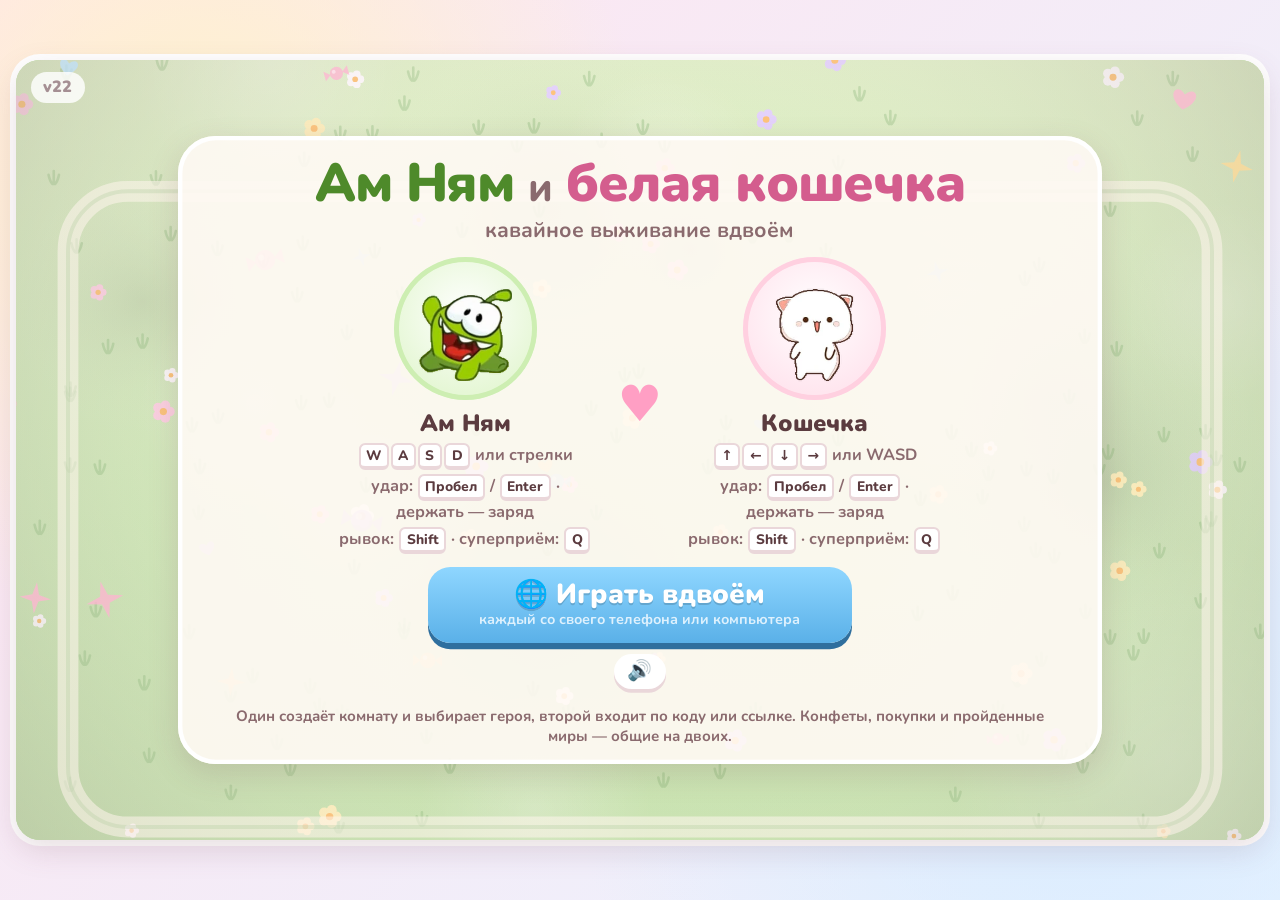
<file: index.html>
<!DOCTYPE html>
<!--
  Ам Ням и белая кошечка — кооперативная кавайная игра-выживание.
  Точка входа. Запуск: просто откройте этот файл в браузере (сервер не нужен).

  Как разложен код:
    index.html — разметка экранов (этот файл)
    style.css  — все стили
    js/        — код игры, по файлу на каждую часть: звук, миры, картинки,
                 герои, враги и боссы, лавка, домик, связь по сети, игровой цикл

  Скрипты подключаются обычными тегами <script> внизу файла СТРОГО ПО ПОРЯДКУ:
  каждый следующий файл может пользоваться тем, что объявили предыдущие
  (глобальные объекты Assets, Config, Game и т.д.). type="module" не используем,
  потому что модули не работают при открытии файла через file://.

  Выпуская новую версию, поднимите номер в трёх местах: AMNYAM-VERSION ниже,
  Game.VERSION в js/main.js и ?v=… у подключённых файлов — тогда браузер
  не возьмёт из памяти старые файлы вперемешку с новыми.
-->
<html lang="ru">
<!-- AMNYAM-VERSION: 22 -->
<head>
  <meta charset="utf-8">
  <meta name="viewport" content="width=device-width, initial-scale=1, maximum-scale=1, user-scalable=no, viewport-fit=cover">
  <meta name="theme-color" content="#ffe4ef">
  <meta name="mobile-web-app-capable" content="yes">
  <meta name="apple-mobile-web-app-capable" content="yes">
  <meta name="apple-mobile-web-app-status-bar-style" content="black-translucent">
  <title>Ам Ням и белая кошечка</title>
  <!-- Шрифт с кириллицей; без интернета подставится системный круглый шрифт -->
  <link rel="preconnect" href="https://fonts.googleapis.com">
  <link rel="preconnect" href="https://fonts.gstatic.com" crossorigin>
  <link href="https://fonts.googleapis.com/css2?family=Nunito:wght@600;800;900&display=swap" rel="stylesheet">
  <link rel="stylesheet" href="style.css?v=22">
</head>
<body>
  <div id="app">
    <!-- Сцена: канвас + экраны-оверлеи поверх него. Пропорции 16:10 (960×600) -->
    <div id="stage">
      <canvas id="game" aria-label="Игровое поле"></canvas>
      <p id="version-line" class="version-line"></p>

      <!-- Экран загрузки -->
      <section id="screen-loading" class="screen active">
        <div class="loading-box">
          <div class="loading-title">Загружаем вкусняшки…</div>
          <div class="progress"><div id="loading-bar" class="progress-fill"></div></div>
        </div>
      </section>

      <!-- Главное меню -->
      <section id="screen-menu" class="screen">
        <div class="menu-card">
          <h1 class="title">
            <span class="t-green">Ам Ням</span>
            <span class="t-and">и</span>
            <span class="t-pink">белая кошечка</span>
          </h1>
          <p class="subtitle">кавайное выживание вдвоём</p>

          <div class="heroes">
            <figure class="hero hero-omnom">
              <div class="portrait"><img id="portrait-omnom" alt="Ам Ням"></div>
              <figcaption>
                <b>Ам Ням</b>
                <span class="keys"><kbd>W</kbd><kbd>A</kbd><kbd>S</kbd><kbd>D</kbd> или стрелки</span>
                <span class="keys">удар: <kbd>Пробел</kbd> / <kbd>Enter</kbd> · держать — заряд</span>
                <span class="keys">рывок: <kbd>Shift</kbd> · суперприём: <kbd>Q</kbd></span>
              </figcaption>
            </figure>

            <div class="together" aria-hidden="true">♥</div>

            <figure class="hero hero-cat">
              <div class="portrait"><img id="portrait-cat" alt="Белая кошечка"></div>
              <figcaption>
                <b>Кошечка</b>
                <span class="keys"><kbd>↑</kbd><kbd>←</kbd><kbd>↓</kbd><kbd>→</kbd> или WASD</span>
                <span class="keys">удар: <kbd>Пробел</kbd> / <kbd>Enter</kbd> · держать — заряд</span>
                <span class="keys">рывок: <kbd>Shift</kbd> · суперприём: <kbd>Q</kbd></span>
              </figcaption>
            </figure>
          </div>

          <!-- Игра только вдвоём: каждый со своего устройства, прогресс общий -->
          <div class="buttons">
            <button id="btn-online" class="btn btn-blue" type="button">
              <span class="btn-title">🌐 Играть вдвоём</span>
              <span class="btn-sub">каждый со своего телефона или компьютера</span>
            </button>
          </div>

          <div class="menu-extra">
            <button class="btn-sound btn-sound-menu" type="button" title="Звук">🔊</button>
          </div>

          <p class="hint">Один создаёт комнату и выбирает героя, второй входит по коду или ссылке.
            Конфеты, покупки и пройденные миры — общие на двоих.</p>
          <p class="hint hint-touch">Управление пальцем: слева — джойстик, справа — удар (держать — заряд),
            рядом кнопки рывка » и суперприёма ★.</p>
        </div>
      </section>

      <!-- Карта миров: пять краёв по четыре мира -->
      <section id="screen-map" class="screen">
        <div class="map">
          <header class="map-top">
            <h2>Выбери мир</h2>
            <span class="map-right">
              <span id="map-progress" class="pill"></span>
              <button id="map-home" class="btn-small" type="button">🏠 Домик</button>
              <button id="map-back" class="btn-small" type="button">Назад</button>
            </span>
          </header>
          <div id="map-regions" class="map-regions"></div>
        </div>
      </section>

      <!-- Лавка мечей: у каждого героя свои монетки и свой набор оружия -->
      <section id="screen-shop" class="screen">
        <div class="shop">
          <header class="shop-top">
            <h2>Лавка мечей</h2>
            <span class="shop-top-right">
              <button id="btn-reset" class="btn-reset" type="button">Начать заново</button>
              <button id="shop-close" class="btn-small" type="button">Закрыть</button>
            </span>
          </header>
          <div id="shop-tabs" class="shop-tabs"></div>
          <div id="shop-sections" class="shop-sections"></div>
          <div id="shop-items" class="shop-items"></div>
        </div>

        <!-- Предупреждение перед полным сбросом -->
        <div id="reset-confirm" class="confirm" hidden>
          <div class="confirm-box">
            <b class="confirm-title">Стереть весь прогресс?</b>
            <p class="confirm-text">
              Пропадут все конфеты, вся звёздная пыль, все мечи и их прокачка,
              экипировка, улучшения и всё, чем обставлен домик — у обоих героев.
              Игра начнётся с самого начала, и вернуть это будет нельзя.
            </p>
            <div class="confirm-buttons">
              <button id="reset-no" class="btn-small" type="button">Нет, оставить</button>
              <button id="reset-yes" class="btn-danger" type="button">Да, стереть всё</button>
            </div>
          </div>
        </div>
      </section>

      <!-- Домик: отдых между мирами, ужин и обустройство -->
      <section id="screen-home" class="screen">
        <div class="home">
          <header class="home-top">
            <h2>Домик</h2>
            <span id="home-status" class="pill home-status"></span>
            <span class="home-top-right">
              <button id="home-sleep" class="btn-sleep" type="button">💤 Поспать</button>
              <button id="home-next" class="btn-small" type="button">На карту</button>
              <button id="home-exit" class="btn-small" type="button">В меню</button>
            </span>
          </header>
          <div class="home-room"></div>
          <div id="home-sections" class="shop-sections"></div>
          <div id="home-tabs" class="shop-tabs"></div>
          <div id="home-panel" class="home-panel"></div>
        </div>
      </section>

      <!-- Награда на середине забега: одна карточка на выбор -->
      <section id="screen-levelup" class="screen">
        <div class="levelup">
          <h2 class="levelup-title">Награда за середину пути!</h2>
          <div id="levelup-who" class="levelup-who"></div>
          <div id="levelup-cards" class="levelup-cards"></div>
          <p id="levelup-wait" class="levelup-wait" hidden></p>
          <p class="levelup-hint">Выбор действует до конца забега · клавиши <kbd>1</kbd> <kbd>2</kbd> <kbd>3</kbd></p>
        </div>
      </section>

      <!-- Комната для игры по сети -->
      <section id="screen-net" class="screen">
        <div class="net-card">
          <h2 id="net-title" class="net-title">Игра по сети</h2>
          <p id="net-hint" class="net-hint"></p>
          <div id="net-body" class="net-body"></div>
          <button id="net-back" class="btn-small net-back" type="button">В меню</button>
        </div>
      </section>

      <!-- Пауза -->
      <section id="screen-pause" class="screen">
        <div class="pause-card">
          <h2 class="pause-title">Пауза</h2>
          <p id="pause-where" class="pause-where"></p>
          <div class="pause-buttons">
            <button id="pause-resume" class="btn btn-green" type="button">
              <span class="btn-title">Продолжить</span>
            </button>
            <button id="pause-shop" class="btn-small" type="button">🗡 Лавка мечей</button>
            <button id="pause-menu" class="btn-small" type="button">В меню</button>
          </div>
          <p class="pause-hint"><kbd>Esc</kbd> или <kbd>P</kbd> — продолжить</p>
        </div>
      </section>

      <!-- Итоги забега -->
      <section id="screen-result" class="screen">
        <div class="result-card">
          <h2 id="result-title" class="result-title"></h2>
          <p id="result-sub" class="result-sub"></p>
          <div id="result-stats" class="result-stats"></div>
          <div class="result-buttons">
            <button id="result-again" class="btn btn-green" type="button">
              <span class="btn-title">Ещё раз</span>
            </button>
            <button id="result-home" class="btn-small" type="button">🏠 Домик</button>
            <button id="result-menu" class="btn-small" type="button">В меню</button>
          </div>
          <p id="result-net" class="result-net" hidden>Новый забег начнётся, когда оба скажут «да».</p>
        </div>
      </section>

      <!-- Вдвоём: один предлагает начать забег, второй подтверждает -->
      <div id="net-ask" class="confirm net-ask" hidden>
        <div class="confirm-box">
          <b id="net-ask-title" class="confirm-title"></b>
          <p id="net-ask-text" class="confirm-text"></p>
          <div class="confirm-buttons">
            <button id="net-ask-no" class="btn-small" type="button">Нет</button>
            <button id="net-ask-yes" class="btn btn-green" type="button"><span class="btn-title">Да</span></button>
          </div>
        </div>
      </div>

      <!-- Временная верхняя панель на время игры (полноценный HUD — на Этапе 8) -->
      <div id="topbar" class="topbar" hidden>
        <span id="topbar-mode" class="pill"></span>
        <span class="topbar-right">
          <!-- Появляется в передышке между волнами -->
          <button id="btn-shop-game" class="btn-small btn-shop-game" type="button" hidden>🗡 Лавка</button>
          <!-- Кнопка «на весь экран» — видна только на телефоне -->
          <button id="btn-pause" class="btn-small btn-pause" type="button" title="Пауза">Пауза</button>
          <button class="btn-sound" type="button" title="Звук">🔊</button>
          <button id="btn-full" class="btn-full" type="button" title="Во весь экран" hidden>⛶</button>
          <button id="btn-menu" class="btn-small" type="button">В комнату</button>
        </span>
      </div>
    </div>

    <!-- Видно только на телефоне в вертикальном положении -->
    <p id="rotate-hint">
      <b>Поверните телефон 🔄</b>
      Игра сделана для компьютера с клавиатурой — на телефоне её можно посмотреть,
      но не поиграть.
    </p>
  </div>

  <!-- ===== Скрипты игры (порядок важен!) ===== -->
  <script src="js/sound.js?v=22"></script>
  <script src="js/config.js?v=22"></script>
  <script src="js/assets.js?v=22"></script>
  <script src="js/touch.js?v=22"></script>
  <script src="js/weapons.js?v=22"></script>
  <script src="js/emotions.js?v=22"></script>
  <script src="js/equipment.js?v=22"></script>
  <script src="js/upgrades.js?v=22"></script>
  <script src="js/shop.js?v=22"></script>
  <script src="js/home.js?v=22"></script>
  <script src="js/wardrobe.js?v=22"></script>
  <script src="js/worldmap.js?v=22"></script>
  <script src="js/players.js?v=22"></script>
  <script src="js/boss.js?v=22"></script>
  <script src="js/enemies.js?v=22"></script>
  <script src="js/combat.js?v=22"></script>
  <script src="js/endless.js?v=22"></script>
  <script src="js/net.js?v=22"></script>
  <script src="js/online.js?v=22"></script>
  <script src="js/ui.js?v=22"></script>
  <script src="js/main.js?v=22"></script>
</body>
</html>
</file>
<file: style.css>
/* ============================================================================
 * style.css — все стили экранов и меню.
 *
 * Сцена (#stage) всегда держит пропорции 16:10 и вписывается в окно.
 * Размеры текста внутри сцены заданы в cqw (1% ширины сцены), поэтому меню
 * масштабируется вместе с канвасом на любом экране. Для старых браузеров
 * перед каждым cqw стоит запасное значение в px.
 * ========================================================================== */

:root {
  --cocoa: #5b3b3f;         /* основной текст */
  --cocoa-soft: #8a6a6e;
  --cream: #fffaf4;
  --green: #8fd14f;         /* цвет Ам Няма */
  --green-dark: #4e8a2a;
  --green-tint: #e6f7d6;
  --pink: #ff9fc4;          /* цвет кошечки */
  --pink-dark: #d45d8e;
  --pink-tint: #ffe6ef;
  --shadow: 0 10px 30px rgba(120, 70, 90, 0.18);
  --font: 'Nunito', 'Comfortaa', 'Segoe UI Rounded', 'Arial Rounded MT Bold', 'Segoe UI', system-ui, sans-serif;
}

* { box-sizing: border-box; }
[hidden] { display: none !important; }

html, body {
  height: 100%;
  margin: 0;
}

body {
  font-family: var(--font);
  color: var(--cocoa);
  touch-action: manipulation;      /* без двойного тапа-зума на телефоне */
  -webkit-text-size-adjust: 100%;  /* мобильный Safari не увеличивает шрифты сам */
  background:
    radial-gradient(circle at 15% 20%, #fff3c9 0, transparent 35%),
    radial-gradient(circle at 85% 80%, #d8ecff 0, transparent 40%),
    linear-gradient(135deg, #ffe4ef 0%, #eaf3ff 100%);
  overflow: hidden;
  user-select: none;
}

#app {
  height: 100%;
  display: flex;
  align-items: center;
  justify-content: center;
  padding: 16px;
}

/* ---------- Сцена ---------- */
#stage {
  position: relative;
  width: min(calc(100vw - 32px), calc((100vh - 32px) * 1.6));
  aspect-ratio: 16 / 10;
  border-radius: 24px;
  overflow: hidden;
  box-shadow: var(--shadow), 0 0 0 6px #fff;
  background: #bfe6a4;
  container-type: size;
}

#game {
  position: absolute;
  inset: 0;
  width: 100%;
  height: 100%;
  display: block;
}

/* ---------- Экраны-оверлеи ---------- */
.screen {
  position: absolute;
  inset: 0;
  display: none;
  align-items: center;
  justify-content: center;
}
.screen.active { display: flex; }

kbd {
  display: inline-block;
  min-width: 1.7em;
  padding: 0.05em 0.4em;
  margin: 0 0.08em;
  border-radius: 0.45em;
  background: #fff;
  border: 2px solid #ead7da;
  border-bottom-width: 4px;
  font-family: var(--font);
  font-weight: 800;
  font-size: 0.85em;
  line-height: 1.4;
  text-align: center;
  color: var(--cocoa);
}

/* ---------- Загрузка ---------- */
#screen-loading { background: rgba(255, 250, 244, 0.85); }
.loading-box { text-align: center; width: 40%; }
.loading-title {
  font-size: 22px;
  font-size: 2.4cqw;
  font-weight: 900;
  margin-bottom: 1.2cqw;
}
.progress {
  height: 1.6cqw;
  min-height: 12px;
  border-radius: 99px;
  background: #f3dde3;
  overflow: hidden;
}
.progress-fill {
  height: 100%;
  width: 0;
  border-radius: 99px;
  background: linear-gradient(90deg, var(--green), var(--pink));
  transition: width 0.2s;
}

/* ---------- Главное меню ---------- */
#screen-menu {
  background: radial-gradient(ellipse at center, rgba(255, 255, 255, 0.15) 0%, rgba(255, 228, 239, 0.35) 100%);
}

.menu-card {
  width: 74%;
  max-height: 96%;          /* меню всегда влезает целиком */
  overflow-y: auto;
  padding: 1.6cqw 3cqw 1.4cqw;
  border-radius: 3cqw;
  background: rgba(255, 250, 244, 0.9);
  box-shadow: var(--shadow), inset 0 0 0 0.35cqw #fff;
  text-align: center;
  animation: card-in 0.5s cubic-bezier(.2, 1.4, .4, 1) both;
}
@keyframes card-in {
  from { transform: translateY(20px) scale(0.94); opacity: 0; }
  to   { transform: none; opacity: 1; }
}

.title {
  margin: 0;
  font-size: 40px;
  font-size: 4.3cqw;
  font-weight: 900;
  line-height: 1.05;
  letter-spacing: -0.02em;
}
.title .t-green { color: var(--green-dark); }
.title .t-pink  { color: var(--pink-dark); }
.title .t-and   { color: var(--cocoa-soft); font-weight: 800; font-size: 0.75em; }

.subtitle {
  margin: 0.3cqw 0 1cqw;
  font-size: 16px;
  font-size: 1.7cqw;
  font-weight: 700;
  color: var(--cocoa-soft);
}

.heroes {
  display: flex;
  align-items: center;
  justify-content: center;
  gap: 2cqw;
  margin-bottom: 1.1cqw;
}

.hero { margin: 0; width: 30%; }

.portrait {
  width: 11.5cqw;
  height: 11.5cqw;
  margin: 0 auto 0.5cqw;
  border-radius: 50%;
  display: flex;
  align-items: flex-end;
  justify-content: center;
  padding-bottom: 1.2cqw;
  overflow: hidden;
}
.hero-omnom .portrait { background: radial-gradient(circle at 50% 40%, #fff 0, var(--green-tint) 70%); box-shadow: inset 0 0 0 0.4cqw #cdeeb2; }
.hero-cat   .portrait { background: radial-gradient(circle at 50% 40%, #fff 0, var(--pink-tint) 70%);  box-shadow: inset 0 0 0 0.4cqw #ffd0e0; }

.portrait img {
  height: 78%;
  animation: bob 1.6s ease-in-out infinite;
  transform-origin: 50% 100%;
}
.hero-cat .portrait img { animation-delay: -0.8s; }
@keyframes bob {
  0%, 100% { transform: scale(1, 1); }
  50%      { transform: scale(1.04, 0.95); }
}

.hero figcaption {
  display: flex;
  flex-direction: column;
  align-items: center;
  gap: 0.35cqw;
  font-size: 13px;
  font-size: 1.3cqw;
  font-weight: 700;
  color: var(--cocoa-soft);
}
.hero figcaption b {
  font-size: 1.45em;
  font-weight: 900;
  color: var(--cocoa);
}

.together {
  font-size: 4cqw;
  color: var(--pink);
  animation: beat 1.2s ease-in-out infinite;
}
@keyframes beat {
  0%, 100% { transform: scale(1); }
  15%      { transform: scale(1.25); }
  30%      { transform: scale(1); }
}

/* ---------- Кнопки ---------- */
.buttons {
  display: flex;
  justify-content: center;
  gap: 2cqw;
}

.btn {
  font-family: var(--font);
  cursor: pointer;
  border: 0;
  width: 26%;
  padding: 0.9cqw 1cqw 1.1cqw;
  border-radius: 1.8cqw;
  color: #fff;
  display: flex;
  flex-direction: column;
  align-items: center;
  transition: transform 0.08s, box-shadow 0.08s, filter 0.15s;
}
.btn-title {
  font-size: 20px;
  font-size: 2.2cqw;
  font-weight: 900;
  line-height: 1.1;
  text-shadow: 0 2px 0 rgba(0, 0, 0, 0.15);
}
.btn-sub {
  font-size: 11px;
  font-size: 1.15cqw;
  font-weight: 700;
  opacity: 0.92;
}
.btn-green { background: var(--green); box-shadow: 0 0.6cqw 0 var(--green-dark); }
.btn-pink  { background: var(--pink);  box-shadow: 0 0.6cqw 0 var(--pink-dark); }
.btn:hover { filter: brightness(1.06); transform: translateY(-2px); }
.btn:active { transform: translateY(0.5cqw); box-shadow: 0 0.1cqw 0 rgba(0, 0, 0, 0.2); }
.btn:focus-visible { outline: 0.35cqw solid #fff; outline-offset: 0.3cqw; }

.hint {
  margin: 1.4cqw 0 0;
  font-size: 12px;
  font-size: 1.2cqw;
  font-weight: 700;
  color: var(--cocoa-soft);
}

/* ---------- Кнопка лавки в меню ---------- */
.menu-extra {
  display: flex;
  justify-content: center;
  gap: 1cqw;
}

.btn-shop {
  margin-top: 0.9cqw;
  font-family: var(--font);
  font-size: 14px;
  font-size: 1.5cqw;
  font-weight: 800;
  color: var(--cocoa);
  background: #fff;
  border: 0;
  border-radius: 99px;
  padding: 0.7cqw 2.2cqw 0.9cqw;
  box-shadow: 0 0.4cqw 0 #ead7da;
  cursor: pointer;
}
.btn-shop:hover { transform: translateY(-2px); }

/* ============================================================================
 * Карта миров
 * ========================================================================== */
#screen-map {
  background: rgba(255, 245, 250, 0.94);
  align-items: stretch;
}
.map {
  display: flex;
  flex-direction: column;
  width: 100%;
  padding: 1.4cqw 2cqw;
  gap: 0.8cqw;
}
.map-top { display: flex; align-items: center; justify-content: space-between; }
.map-top h2 { margin: 0; font-size: 2.8cqw; font-weight: 900; color: var(--cocoa); }
.map-right { display: flex; align-items: center; gap: 1cqw; }

.map-regions { overflow-y: auto; padding-right: 0.5cqw; }
body.touch .map-regions { touch-action: pan-y; }

.map-region { margin-bottom: 1cqw; }
.map-region-title {
  display: flex;
  align-items: baseline;
  gap: 1cqw;
  margin-bottom: 0.4cqw;
}
.map-region-title b { font-size: 1.7cqw; font-weight: 900; color: var(--cocoa); }
.map-region-title span { font-size: 1.15cqw; font-weight: 700; color: var(--cocoa-soft); }

.map-line { display: grid; grid-template-columns: repeat(4, 1fr); gap: 1cqw; }

.map-node {
  position: relative;
  height: 9cqw;
  border: 0;
  border-radius: 1.6cqw;
  box-shadow: 0 0.35cqw 0 #ead7da;
  font-family: var(--font);
  cursor: pointer;
  overflow: hidden;
  transition: transform 0.12s;
}
.map-node:hover:not(:disabled) { transform: translateY(-3px); }
.node-num {
  position: absolute;
  top: 0.5cqw;
  left: 0.8cqw;
  font-size: 1.6cqw;
  font-weight: 900;
  color: rgba(255, 255, 255, 0.85);
  text-shadow: 0 1px 3px rgba(0, 0, 0, 0.35);
}
.node-name {
  position: absolute;
  left: 0;
  right: 0;
  bottom: 0;
  padding: 0.5cqw 0.4cqw 0.6cqw;
  background: rgba(255, 250, 244, 0.88);
  font-size: 1.25cqw;
  font-weight: 800;
  color: var(--cocoa);
}
.node-star {
  position: absolute;
  top: 0.4cqw;
  right: 0.7cqw;
  font-size: 2cqw;
  color: #ffd54a;
  text-shadow: 0 1px 3px rgba(0, 0, 0, 0.3);
}
.node-lock {
  position: absolute;
  inset: 0;
  display: flex;
  align-items: center;
  justify-content: center;
  font-size: 2.6cqw;
  background: rgba(80, 60, 70, 0.55);
}
.map-node.is-locked { cursor: default; filter: grayscale(0.5); box-shadow: 0 0.35cqw 0 #ddd0d3; }
.map-node.is-next { box-shadow: 0 0.35cqw 0 var(--green-dark), inset 0 0 0 0.3cqw var(--green); }
.map-node.is-cleared { box-shadow: 0 0.35cqw 0 #e6cf8e, inset 0 0 0 0.25cqw #ffd54a; }

@container (max-width: 720px) {
  .map-top h2 { font-size: 3.4cqw; }
  .map-region-title b { font-size: 2.4cqw; }
  .map-region-title span { font-size: 1.5cqw; }
  .map-line { grid-template-columns: repeat(2, 1fr); gap: 1.4cqw; }
  .map-node { height: 14cqw; }
  .node-name { font-size: 1.9cqw; }
  .node-num { font-size: 2.4cqw; }
}

/* ============================================================================
 * Лавка мечей
 * ========================================================================== */
#screen-shop {
  background: rgba(255, 240, 246, 0.92);
  align-items: stretch;
}

.shop {
  display: flex;
  flex-direction: column;
  width: 100%;
  padding: 1.6cqw 2.2cqw;
  gap: 1.2cqw;
}

.shop-top {
  display: flex;
  align-items: center;
  justify-content: space-between;
}
.shop-top h2 {
  margin: 0;
  font-size: 24px;
  font-size: 2.8cqw;
  font-weight: 900;
  color: var(--cocoa);
}

.shop-top-right { display: flex; align-items: center; gap: 1cqw; }

/* Кнопка полного сброса — намеренно неяркая, чтобы не тянуло нажать */
.btn-reset {
  font-family: var(--font);
  font-size: 1.2cqw;
  font-weight: 800;
  color: #a9797f;
  background: transparent;
  border: 0.22cqw solid #e8d3d6;
  border-radius: 99px;
  padding: 0.45cqw 1.4cqw 0.55cqw;
  cursor: pointer;
}
.btn-reset:hover { color: #c0525f; border-color: #f0bcc2; background: #fff2f4; }

/* Предупреждение перед сбросом */
.confirm {
  position: absolute;
  inset: 0;
  display: flex;
  align-items: center;
  justify-content: center;
  background: rgba(60, 40, 45, 0.45);
  z-index: 10;
}
.confirm-box {
  width: 52%;
  padding: 2.4cqw 2.6cqw;
  border-radius: 2.4cqw;
  background: var(--cream);
  box-shadow: var(--shadow);
  text-align: center;
}
.confirm-title { font-size: 2.6cqw; font-weight: 900; color: var(--cocoa); }
.confirm-text {
  margin: 1cqw 0 1.6cqw;
  font-size: 1.4cqw;
  font-weight: 700;
  line-height: 1.4;
  color: var(--cocoa-soft);
}
.confirm-buttons { display: flex; justify-content: center; gap: 1.4cqw; }

/* Запрос напарнику «начинаем?» — поверх любого экрана */
.net-ask { z-index: 40; }
.net-ask .btn { min-width: 14cqw; }

/* Награда вдвоём: кто уже выбрал, кого ждём */
.levelup-wait {
  margin: 1cqw 0 0;
  font-size: 1.6cqw;
  font-weight: 900;
  color: var(--cocoa);
}
.levelup-cards.is-done .lvl-card { opacity: 0.45; pointer-events: none; }
.levelup-cards.is-done .lvl-card.is-picked { opacity: 1; box-shadow: 0 0 0 0.35cqw #ffdf5e; }
@container (max-width: 720px) {
  .levelup-wait { font-size: 2.2cqw; }
  .net-ask .btn { min-width: 22cqw; }
}
.btn-danger {
  font-family: var(--font);
  font-size: 1.5cqw;
  font-weight: 900;
  color: #fff;
  background: #ff6f8f;
  border: 0;
  border-radius: 99px;
  padding: 0.7cqw 2cqw 0.85cqw;
  box-shadow: 0 0.35cqw 0 #c94061;
  cursor: pointer;
}
.btn-danger:hover { filter: brightness(1.05); }

/* Вкладки героев с кошельками */
.shop-tabs {
  display: flex;
  gap: 1.2cqw;
}
.shop-tab {
  flex: 1;
  display: flex;
  align-items: center;
  gap: 0.8cqw;
  padding: 0.5cqw 1.2cqw;
  border: 0;
  border-radius: 1.6cqw;
  background: #fff;
  box-shadow: 0 0.3cqw 0 #ead7da;
  font-family: var(--font);
  font-size: 1.5cqw;
  font-weight: 800;
  color: var(--cocoa-soft);
  cursor: pointer;
  opacity: 0.65;
}
.shop-tab img { height: 4cqw; }
.shop-tab .tab-name { font-size: 1.7cqw; color: var(--cocoa); }
.shop-tab .tab-coins { margin-left: auto; color: #d99b1e; font-size: 1.6cqw; }
.shop-tab .tab-dust {
  margin-left: 1cqw;
  padding: 0.15cqw 0.9cqw 0.25cqw;
  border-radius: 99px;
  background: linear-gradient(180deg, #fff6d8, #ffe9a8);
  color: #8a6320;
  font-size: 1.5cqw;
  white-space: nowrap;
}
.shop-tab.is-active { opacity: 1; }
.tab-omnom.is-active { box-shadow: 0 0.3cqw 0 var(--green-dark), inset 0 0 0 0.3cqw var(--green); }
.tab-cat.is-active { box-shadow: 0 0.3cqw 0 var(--pink-dark), inset 0 0 0 0.3cqw var(--pink); }

/* Карточки оружия */
.shop-items {
  display: grid;
  grid-template-columns: repeat(6, 1fr);
  align-content: start;
  gap: 0.8cqw;
  flex: 1;
  min-height: 0;
  overflow-y: auto;
}
.shop-card {
  display: flex;
  flex-direction: column;
  align-items: center;
  padding: 0.6cqw 0.5cqw 0.65cqw;
  border-radius: 1.3cqw;
  background: var(--cream);
  box-shadow: 0 0.35cqw 0 #ead7da;
  text-align: center;
  transition: transform 0.15s, box-shadow 0.15s;
}
.shop-card.is-equipped { box-shadow: 0 0.35cqw 0 #ead7da, inset 0 0 0 0.35cqw #ffd36e; }
.shop-card.just-bought { transform: translateY(-4px) scale(1.03); }

.shop-pic {
  /* высота задана, ширина сама — иначе картинка растягивается */
  height: 5.2cqw;
  width: auto;
  max-width: 100%;
  margin-bottom: 0.2cqw;
}
.shop-info { display: flex; flex-direction: column; gap: 0.15cqw; margin-bottom: 0.4cqw; }
.shop-name { font-size: 1.3cqw; font-weight: 900; color: var(--cocoa); line-height: 1.12; }
.shop-desc {
  font-size: 0.95cqw;
  font-weight: 700;
  color: var(--cocoa-soft);
  line-height: 1.2;
  max-height: 2.4cqw;
  overflow: hidden;
}
.shop-stats { display: flex; flex-wrap: wrap; justify-content: center; gap: 0.22cqw; }
.chip {
  font-style: normal;
  font-size: 0.88cqw;
  font-weight: 800;
  padding: 0.1cqw 0.45cqw;
  border-radius: 99px;
  background: #f1e7e9;
  color: var(--cocoa-soft);
}
.chip.up { background: #e6f7d6; color: var(--green-dark); }
.chip.down { background: #ffe3e3; color: #c05858; }

.shop-buy {
  margin-top: auto;
  width: 100%;
  font-family: var(--font);
  font-size: 1.12cqw;
  font-weight: 900;
  color: #fff;
  background: var(--green);
  border: 0;
  border-radius: 99px;
  padding: 0.42cqw 0.3cqw 0.5cqw;
  box-shadow: 0 0.3cqw 0 var(--green-dark);
  cursor: pointer;
}
.shop-buy:hover:not(:disabled) { filter: brightness(1.06); }
.shop-buy.is-on { background: #ffd36e; box-shadow: 0 0.3cqw 0 #d99b1e; color: var(--cocoa); }
.shop-buy.is-poor { background: #e6dadd; box-shadow: 0 0.3cqw 0 #d3c3c7; color: #9b8589; cursor: default; }
.shop-buy b { font-weight: 900; }

/* Кнопка прокачки оружия */
.shop-up {
  margin-top: 0.45cqw;
  width: 100%;
  font-family: var(--font);
  font-size: 1.15cqw;
  font-weight: 800;
  color: var(--cocoa);
  background: #fff3c9;
  border: 0;
  border-radius: 99px;
  padding: 0.45cqw 0.4cqw 0.5cqw;
  box-shadow: 0 0.25cqw 0 #e6cf8e;
  cursor: pointer;
}
.shop-up:hover:not(:disabled) { filter: brightness(1.05); }

/* Что даст следующий уровень прокачки */
.shop-gain {
  margin-top: 0.45cqw;
  display: flex; flex-wrap: wrap; justify-content: center; align-items: center;
  gap: 0.2cqw 0.3cqw;
  font-size: 0.82cqw; font-weight: 800;
  color: var(--green-dark);
}
.shop-gain b { color: #a08e92; }
.shop-gain span { background: #e6f7d6; border-radius: 1cqw; padding: 0.05cqw 0.45cqw; white-space: nowrap; }
.shop-gain span.is-none { background: #f1e7e9; color: #a08e92; }
.shop-up.is-poor, .shop-up:disabled { background: #f1e7e9; box-shadow: 0 0.25cqw 0 #ddd0d3; color: #a08e92; cursor: default; }
.shop-up.is-max { background: #e6f7d6; box-shadow: 0 0.25cqw 0 #b9dd97; color: var(--green-dark); }

/* Уровень оружия рядом с названием */
.lvl {
  font-style: normal;
  font-size: 0.85em;
  color: #d99b1e;
}

/* Секретное оружие — с золотой рамкой */
.shop-card.is-secret {
  background: linear-gradient(180deg, #fffaf0 0%, #fff4d8 100%);
  box-shadow: 0 0.35cqw 0 #e6cf8e, inset 0 0 0 0.25cqw #ffdf5e;
}
.shop-card.is-secret.is-equipped { box-shadow: 0 0.35cqw 0 #e6cf8e, inset 0 0 0 0.45cqw #ffc93c; }
.shop-card.is-locked .shop-pic { opacity: 0.72; }

/* Копилка звёздной пыли */
.dust-purse {
  display: flex;
  align-items: center;
  gap: 0.5cqw;
  padding: 0.5cqw 1.4cqw;
  border-radius: 1.6cqw;
  background: linear-gradient(180deg, #fff6d8, #ffe9a8);
  box-shadow: 0 0.3cqw 0 #e6cf8e;
  font-size: 1.4cqw;
  font-weight: 800;
  color: #8a6320;
  white-space: nowrap;
}
.dust-purse b { font-size: 1.8cqw; color: #e0a413; }

/* ---------- Переключатель «Оружие / Улучшения» ---------- */
.shop-sections { display: flex; gap: 0.8cqw; }
.shop-section {
  font-family: var(--font);
  font-size: 1.4cqw;
  font-weight: 800;
  color: var(--cocoa-soft);
  background: #fff;
  border: 0;
  border-radius: 99px;
  padding: 0.45cqw 1.6cqw 0.55cqw;
  box-shadow: 0 0.25cqw 0 #ead7da;
  cursor: pointer;
}
.shop-section.is-active { background: var(--cocoa); color: #fff; box-shadow: 0 0.25cqw 0 #3d2529; }

/* ---------- Карточки постоянных улучшений ---------- */
.shop-items.is-perks { grid-template-columns: repeat(4, 1fr); }

.perk-card {
  display: flex;
  flex-direction: column;
  align-items: center;
  gap: 0.2cqw;
  padding: 0.7cqw 0.6cqw 0.8cqw;
  border-radius: 1.3cqw;
  background: var(--cream);
  box-shadow: 0 0.35cqw 0 #ead7da;
  text-align: center;
}
.perk-card.is-secret {
  background: linear-gradient(180deg, #fffaf0 0%, #fff4d8 100%);
  box-shadow: 0 0.35cqw 0 #e6cf8e, inset 0 0 0 0.25cqw #ffdf5e;
}
.perk-icon { font-size: 2.4cqw; line-height: 1.1; }
.perk-name { font-size: 1.3cqw; font-weight: 900; color: var(--cocoa); line-height: 1.12; }
.perk-desc { font-size: 0.95cqw; font-weight: 700; color: var(--cocoa-soft); line-height: 1.2; max-height: 2.4cqw; overflow: hidden; }
.perk-pips { display: flex; gap: 0.3cqw; margin: 0.3cqw 0 0.45cqw; }
.pip {
  width: 0.8cqw;
  height: 0.8cqw;
  border-radius: 50%;
  background: #e6dadd;
}
.pip.on { background: #ffc93c; box-shadow: 0 0 0 0.15cqw #ffe9a8; }
.perk-card .shop-buy { margin-top: auto; }

/* ---------- Экипировка ---------- */
.shop-items.is-gear { display: block; }

.gear-slot-title {
  display: flex;
  align-items: baseline;
  gap: 0.8cqw;
  margin: 0.35cqw 0 0.35cqw;
}
.gear-slot-title b { font-size: 1.45cqw; font-weight: 900; color: var(--cocoa); }
.gear-slot-title span { font-size: 1cqw; font-weight: 700; color: var(--cocoa-soft); }

.gear-row {
  display: grid;
  grid-template-columns: repeat(6, 1fr);
  gap: 0.7cqw;
  margin-bottom: 0.8cqw;
}

.gear-card {
  display: flex;
  flex-direction: column;
  align-items: center;
  padding: 0.5cqw 0.45cqw 0.6cqw;
  border-radius: 1.2cqw;
  background: var(--cream);
  box-shadow: 0 0.3cqw 0 #ead7da;
  text-align: center;
}
.gear-card.is-secret {
  background: linear-gradient(180deg, #fffaf0 0%, #fff4d8 100%);
  box-shadow: 0 0.3cqw 0 #e6cf8e, inset 0 0 0 0.22cqw #ffdf5e;
}
.gear-card.is-equipped { box-shadow: 0 0.3cqw 0 #ead7da, inset 0 0 0 0.3cqw #ffc93c; }
.gear-pic { height: 4.4cqw; width: auto; max-width: 100%; }
.gear-card .shop-name { font-size: 1.15cqw; line-height: 1.12; }
.gear-card .shop-desc { font-size: 0.9cqw; max-height: 2.2cqw; }
.gear-card .shop-buy { font-size: 1.02cqw; }
.gear-card .shop-up { font-size: 0.95cqw; }

/* Вторая цена — в звёздной пыли */
.shop-dust-pay {
  margin-top: 0.25cqw;
  width: 100%;
  font-family: var(--font);
  font-size: 0.92cqw;
  font-weight: 800;
  color: #8a6320;
  background: linear-gradient(180deg, #fff6d8, #ffe9a8);
  border: 0;
  border-radius: 99px;
  padding: 0.3cqw 0.4cqw 0.4cqw;
  box-shadow: 0 0.2cqw 0 #e6cf8e;
  cursor: pointer;
}
.shop-dust-pay b { color: #e0a413; }
.shop-dust-pay.is-poor { opacity: 0.45; cursor: default; }

/* ============================================================================
 * Экран награды на середине забега
 * ========================================================================== */
#screen-levelup {
  background: rgba(60, 40, 45, 0.45);
  backdrop-filter: blur(2px);
}
.levelup {
  width: 78%;
  padding: 2cqw 2.4cqw 1.6cqw;
  border-radius: 2.4cqw;
  background: var(--cream);
  box-shadow: var(--shadow);
  text-align: center;
  animation: card-in 0.35s cubic-bezier(.2, 1.4, .4, 1) both;
}
.levelup-title { margin: 0; font-size: 3cqw; font-weight: 900; color: var(--cocoa); }
.levelup-who {
  display: flex;
  align-items: center;
  justify-content: center;
  gap: 1cqw;
  margin: 0.8cqw 0 1.4cqw;
  font-size: 1.8cqw;
  font-weight: 700;
  color: var(--cocoa-soft);
}
.levelup-who img { height: 6cqw; }
.levelup-who b { color: var(--cocoa); }

.levelup-cards { display: flex; gap: 1.4cqw; }
.lvl-card {
  position: relative;
  flex: 1;
  display: flex;
  flex-direction: column;
  align-items: center;
  gap: 0.4cqw;
  padding: 1.6cqw 1cqw;
  border: 0;
  border-radius: 1.8cqw;
  background: #fff;
  box-shadow: 0 0.45cqw 0 #ead7da;
  font-family: var(--font);
  cursor: pointer;
  transition: transform 0.12s, box-shadow 0.12s;
}
.lvl-card:hover { transform: translateY(-4px); }
.lvl-omnom:hover { box-shadow: 0 0.45cqw 0 var(--green-dark), inset 0 0 0 0.3cqw var(--green); }
.lvl-cat:hover { box-shadow: 0 0.45cqw 0 var(--pink-dark), inset 0 0 0 0.3cqw var(--pink); }
.lvl-num {
  position: absolute;
  top: 0.7cqw;
  left: 0.9cqw;
  font-style: normal;
  font-size: 1.2cqw;
  font-weight: 900;
  color: #cbb8bc;
}
.lvl-icon { font-size: 3.6cqw; line-height: 1.1; }
.lvl-name { font-size: 1.9cqw; font-weight: 900; color: var(--cocoa); }
.lvl-desc { font-size: 1.3cqw; font-weight: 700; color: var(--cocoa-soft); }
.levelup-hint { margin: 1.2cqw 0 0; font-size: 1.2cqw; font-weight: 700; color: var(--cocoa-soft); }

/* На узком экране (телефон) карточки крупнее и в два ряда с прокруткой */
@container (max-width: 720px) {
  .shop-items { grid-template-columns: repeat(4, 1fr); gap: 1cqw; }
  .shop-up { font-size: 1.5cqw; padding: 0.7cqw 0.4cqw; }
  .shop-gain { font-size: 1.3cqw; }
  .btn-reset { font-size: 1.7cqw; padding: 0.7cqw 1.6cqw; }
  .confirm-box { width: 82%; }
  .confirm-title { font-size: 3.4cqw; }
  .confirm-text { font-size: 2cqw; }
  .btn-danger { font-size: 2.1cqw; padding: 1cqw 2.4cqw; }
  .shop-tab .tab-dust { font-size: 1.9cqw; }
  .shop-section { font-size: 1.9cqw; padding: 0.7cqw 1.8cqw; }
  .shop-items.is-perks { grid-template-columns: repeat(4, 1fr); }
  .gear-row { grid-template-columns: repeat(5, 1fr); gap: 0.9cqw; }
  .gear-slot-title b { font-size: 2.4cqw; }
  .gear-slot-title span { font-size: 1.6cqw; }
  .gear-card .shop-name { font-size: 1.5cqw; }
  .gear-card .shop-desc { display: none; }
  .gear-card .shop-buy { font-size: 1.5cqw; }
  .gear-card .shop-up { font-size: 1.4cqw; }
  .shop-dust-pay { font-size: 1.5cqw; padding: 0.5cqw 0.4cqw 0.6cqw; }
  .perk-name { font-size: 1.7cqw; }
  .perk-desc { font-size: 1.3cqw; }
  .perk-icon { font-size: 3cqw; }
  .levelup-title { font-size: 3.6cqw; }
  .lvl-name { font-size: 2.2cqw; }
  .lvl-desc { font-size: 1.6cqw; }
  .levelup-hint { font-size: 1.6cqw; }
  .shop-desc { display: none; }
  .shop-pic { height: 8cqw; width: auto; }
  .gear-pic { height: 6.5cqw; }
  .shop-name { font-size: 1.7cqw; }
  .chip { font-size: 1.15cqw; padding: 0.15cqw 0.6cqw; }
  .shop-gain { font-size: 1.1cqw; }
  .shop-buy { font-size: 1.5cqw; padding: 0.6cqw 0.3cqw 0.7cqw; }
  .shop-dust-pay { font-size: 1.3cqw; }
  .shop-top h2 { font-size: 3.4cqw; }
  .shop-tab img { height: 5.5cqw; }
  .shop-tab .tab-name, .shop-tab .tab-coins { font-size: 2.2cqw; }
}

/* Внутри магазина палец должен прокручивать список, а не управлять героем */
body.touch .shop-items { touch-action: pan-y; }

/* ============================================================================
 * Домик: комната рисуется на канвасе, а кнопки лежат поверх неё
 * ========================================================================== */
#screen-home {
  background: transparent;      /* комнату видно насквозь */
  align-items: stretch;
}

.home {
  display: flex;
  flex-direction: column;
  width: 100%;
  height: 100%;
  overflow: hidden;          /* панель никогда не вылезает за экран */
  padding: 1.2cqw 1.8cqw 1.4cqw;
  gap: 0.8cqw;
}

.home-top {
  display: flex;
  align-items: center;
  gap: 1cqw;
}
.home-top h2 {
  margin: 0;
  font-size: 24px;
  font-size: 2.6cqw;
  font-weight: 900;
  color: var(--cocoa);
  text-shadow: 0 0.2cqw 0 #fff, 0 0 1cqw #fff;
}
.home-top-right {
  margin-left: auto;
  display: flex;
  align-items: center;
  gap: 0.8cqw;
  flex: 0 0 auto;
}
.home-top-right .btn-small { white-space: nowrap; }
.home-status {
  font-size: 1.3cqw;
  font-weight: 800;
  background: rgba(255, 255, 255, 0.86);
  color: var(--cocoa-soft);
  max-width: 46cqw;
  white-space: nowrap;
  overflow: hidden;
  text-overflow: ellipsis;
}

.btn-sleep {
  white-space: nowrap;
  font-family: var(--font);
  font-size: 1.4cqw;
  font-weight: 900;
  color: #fff;
  background: #8a6fb0;
  border: 0;
  border-radius: 99px;
  padding: 0.6cqw 1.8cqw 0.7cqw;
  box-shadow: 0 0.3cqw 0 #5f4a80;
  cursor: pointer;
}
.btn-sleep:hover:not(:disabled) { filter: brightness(1.08); }
.btn-sleep:disabled {
  background: #e0d7ea;
  color: #9b8fa8;
  box-shadow: 0 0.3cqw 0 #cbbfd8;
  cursor: default;
}

/* Пустое место, сквозь которое видно комнату */
.home-room { flex: 1 1 auto; min-height: 0; }

.home-panel {
  flex: 0 0 auto;
  max-height: 38cqh;         /* остальное — комната */
  overflow-y: auto;
  display: grid;
  grid-template-columns: repeat(4, 1fr);
  gap: 0.7cqw;
  padding: 0.8cqw;
  border-radius: 1.6cqw;
  background: rgba(255, 250, 244, 0.93);
  box-shadow: 0 -0.4cqw 2cqw rgba(120, 70, 90, 0.18);
}
.home-panel.is-build {
  grid-template-columns: repeat(6, 1fr);
  gap: 0.7cqw;
  max-height: 42cqh;
}
/* В обустройстве карточек вдвое больше — делаем их компактнее */
.home-panel.is-build .home-card { padding: 0.4cqw 0.35cqw 0.5cqw; }
.home-panel.is-build .home-pic { height: 4cqw; }
.home-panel.is-build .home-name { font-size: 1.1cqw; }
.home-panel.is-build .home-about { font-size: 0.85cqw; }

.home-card {
  display: flex;
  flex-direction: column;
  align-items: center;
  gap: 0.15cqw;
  padding: 0.5cqw 0.45cqw 0.6cqw;
  border-radius: 1.1cqw;
  background: #fff;
  box-shadow: 0 0.3cqw 0 #ead7da;
  text-align: center;
}
.home-card.is-built {
  background: linear-gradient(180deg, #f6fff0 0%, #e9f8dc 100%);
  box-shadow: 0 0.3cqw 0 #c9e3b0;
}
.home-pic { height: 5cqw; width: auto; max-width: 100%; }
.home-name { font-size: 1.25cqw; font-weight: 900; color: var(--cocoa); line-height: 1.12; }
.home-about {
  font-size: 0.92cqw;
  font-weight: 700;
  color: var(--cocoa-soft);
  line-height: 1.2;
  margin-bottom: 0.15cqw;
}
.home-good { margin-bottom: 0.4cqw; line-height: 1.2; }
/* В обустройстве карточек вдвое больше — оставляем только главное */
.home-panel.is-build .home-about { display: none; }
/* В гардеробе карточек мало — наряд видно крупнее */
.home-panel.is-wardrobe .home-pic { height: 6.4cqw; }
.home-card .shop-buy { margin-top: auto; }

/* Домашние вкладки чуть компактнее магазинных */
#home-tabs { gap: 0.8cqw; }
#home-tabs .shop-tab { padding: 0.4cqw 1cqw 0.5cqw; }

@container (max-width: 720px) {
  .home-top h2 { font-size: 3.2cqw; }
  .home-status { font-size: 1.8cqw; }
  .btn-sleep { font-size: 2cqw; padding: 0.8cqw 2cqw 0.9cqw; }
  .home-panel { grid-template-columns: repeat(4, 1fr); max-height: 42cqh; }
  .home-panel.is-build { grid-template-columns: repeat(6, 1fr); max-height: 46cqh; }
  .home-card { padding: 0.5cqw 0.4cqw 0.6cqw; }
  .home-pic { height: 6cqw; }
  .home-panel.is-build .home-pic { height: 5cqw; }
  .home-name { font-size: 1.7cqw; }
  .home-about { font-size: 1.3cqw; }
}

/* Внутри домика палец прокручивает список, а не управляет героем */
body.touch .home-panel { touch-action: pan-y; }

/* Кнопка звука — и в меню, и в шапке игры */
.btn-sound {
  font-family: var(--font);
  font-size: 1.6cqw;
  line-height: 1;
  background: #fff;
  border: 0;
  border-radius: 99px;
  padding: 0.55cqw 1.1cqw 0.65cqw;
  box-shadow: 0 0.3cqw 0 #ead7da;
  cursor: pointer;
}
.btn-sound-menu { margin-top: 0.9cqw; align-self: center; }
@container (max-width: 720px) {
  .btn-sound { font-size: 2.2cqw; padding: 0.7cqw 1.4cqw 0.8cqw; }
}

/* ============================================================================
 * Игра по сети: комната, код, выбор героя
 * ========================================================================== */
.btn-blue {
  background: linear-gradient(180deg, #8fd6ff 0%, #5ab0e8 100%);
  box-shadow: 0 0.5cqw 0 #2f6f9e;
  color: #fff;
  min-width: 34cqw;
}
.btn-blue .btn-sub { color: #e8f6ff; }

#screen-net { background: rgba(255, 244, 235, 0.95); }
.net-card {
  width: 62%;
  max-height: 92%;
  overflow-y: auto;
  padding: 2cqw 2.4cqw 1.8cqw;
  border-radius: 2.4cqw;
  background: var(--cream);
  box-shadow: var(--shadow);
  text-align: center;
}
.net-title { margin: 0; font-size: 3cqw; font-weight: 900; color: var(--cocoa); }
.net-hint { margin: 0.4cqw 0 1.2cqw; font-size: 1.4cqw; font-weight: 800; color: var(--cocoa-soft); }
.net-body { display: flex; flex-direction: column; align-items: center; gap: 0.9cqw; }
.net-body .btn { min-width: 26cqw; }
.net-row { display: flex; flex-wrap: wrap; justify-content: center; gap: 0.8cqw; }
.net-row .btn { min-width: 22cqw; }
.net-sync { font-size: 1.25cqw; font-weight: 800; color: var(--cocoa-soft); }

/* Урон, защита и сердечки героев: обычные + бонусы = итого (js/ui.js) */
.net-card.is-wide { width: 86%; }
.net-stats { display: flex; gap: 1cqw; width: 100%; align-items: flex-start; }
.hero-stats {
  flex: 1 1 0;
  display: flex;
  flex-direction: column;
  gap: 0.35cqw;
  padding: 0.6cqw 0.8cqw 0.7cqw;
  border-radius: 1.2cqw;
  background: #fff;
  box-shadow: 0 0.3cqw 0 #ead7da;
  font-size: 11px;
  font-size: 1.15cqw;
  font-weight: 700;
  color: var(--cocoa-soft);
  text-align: left;
}
.hero-stats-title {
  display: flex;
  align-items: center;
  gap: 0.5cqw;
  font-size: 1.3em;
  font-weight: 900;
  color: var(--cocoa);
}
.hero-stats-title img { height: 2.4cqw; }
.stat-row {
  display: grid;
  grid-template-columns: 6.2em 1fr auto;   /* название · обычное и бонусы · итого */
  align-items: start;
  gap: 0.4cqw;
}
.stat-parts { display: flex; flex-wrap: wrap; gap: 0.25cqw 0.35cqw; }
.stat-name { font-weight: 900; color: var(--cocoa); white-space: nowrap; }
.stat-base { white-space: nowrap; }
.stat-add, .stat-total {
  padding: 0 0.45em;
  border-radius: 99px;
  white-space: nowrap;
}
.stat-add { background: var(--green-tint); color: var(--green-dark); }
.is-cat .stat-add { background: var(--pink-tint); color: var(--pink-dark); }
.stat-add.is-minus { background: #f3dde3; color: #b8475f; }
.stat-none { font-style: italic; }
.stat-total { font-weight: 900; color: #fff; background: var(--green-dark); }
.is-cat .stat-total { background: var(--pink-dark); }

.net-code-big {
  font-size: 6cqw;
  font-weight: 900;
  letter-spacing: 0.6cqw;
  color: var(--green-dark);
  background: #fff;
  border-radius: 1.6cqw;
  padding: 0.6cqw 2cqw 0.8cqw;
  box-shadow: 0 0.4cqw 0 #ead7da;
}
.net-link { white-space: nowrap; }
.net-label { font-size: 1.3cqw; font-weight: 800; color: var(--cocoa-soft); }

.net-join { display: flex; align-items: center; gap: 0.8cqw; }
.net-input {
  font-family: var(--font);
  font-size: 2.6cqw;
  font-weight: 900;
  text-align: center;
  text-transform: uppercase;
  letter-spacing: 0.3cqw;
  width: 9cqw;
  padding: 0.5cqw 0.4cqw;
  border: 0.25cqw solid #ead7da;
  border-radius: 1.2cqw;
  color: var(--cocoa);
  background: #fff;
}
.net-input:focus { outline: none; border-color: var(--green); }

.version-line {
  position: absolute;
  left: 1.2cqw;
  top: 1cqw;
  z-index: 30;
  margin: 0;
  font-size: 1.3cqw;
  font-weight: 900;
  color: #a58f93;
  background: rgba(255, 255, 255, 0.82);
  border-radius: 99px;
  padding: 0.3cqw 1cqw 0.4cqw;
  pointer-events: auto;
}
@container (max-width: 720px) { .version-line { font-size: 1.9cqw; } }

.btn-update {
  font-family: var(--font);
  font-size: 1.4cqw;
  font-weight: 900;
  color: #fff;
  background: linear-gradient(180deg, #ffc93c 0%, #f0a91e 100%);
  border: 0;
  border-radius: 99px;
  padding: 0.5cqw 1.6cqw 0.6cqw;
  box-shadow: 0 0.3cqw 0 #b87a0d;
  cursor: pointer;
  animation: net-blink 1.6s ease-in-out infinite;
}
@container (max-width: 720px) { .btn-update { font-size: 2cqw; } }

.net-wrap { display: flex; flex-direction: column; align-items: center; gap: 0.5cqw; width: 100%; }
.net-journal {
  width: 100%;
  max-height: 14cqw;
  overflow-y: auto;
  text-align: left;
  background: #fff;
  border-radius: 1cqw;
  padding: 0.5cqw 1cqw 0.6cqw;
  box-shadow: 0 0.25cqw 0 #ead7da;
  font-size: 1.05cqw;
  font-weight: 700;
  line-height: 1.45;
  color: var(--cocoa-soft);
}
@container (max-width: 720px) {
  .net-journal { font-size: 1.5cqw; max-height: 20cqw; }
}

.net-check { display: flex; flex-direction: column; align-items: center; gap: 0.6cqw; }
.net-check-out {
  background: #fff;
  border-radius: 1.2cqw;
  padding: 0.7cqw 1.2cqw 0.8cqw;
  box-shadow: 0 0.3cqw 0 #ead7da;
  text-align: left;
}
.net-check-row {
  font-size: 1.25cqw;
  font-weight: 800;
  color: var(--cocoa-soft);
  line-height: 1.5;
}
.net-check-row.is-ok { color: var(--green-dark); }
.net-check-row.is-bad { color: #c05858; }
@container (max-width: 720px) { .net-check-row { font-size: 1.8cqw; } }

.net-status {
  display: flex;
  align-items: center;
  gap: 0.7cqw;
  flex-wrap: wrap;
  justify-content: center;
  font-size: 1.3cqw;
  font-weight: 800;
  color: var(--cocoa-soft);
  background: #fff;
  border-radius: 1.2cqw;
  padding: 0.6cqw 1.2cqw 0.7cqw;
  box-shadow: 0 0.3cqw 0 #ead7da;
}
.net-dot {
  width: 0.9cqw;
  height: 0.9cqw;
  border-radius: 50%;
  background: var(--green);
  box-shadow: 0 0 0 0.3cqw #e6f7d6;
  animation: net-blink 1.1s ease-in-out infinite;
}
.net-dot.is-bad { background: #ff8f8f; box-shadow: 0 0 0 0.3cqw #ffe3e3; }
@keyframes net-blink { 50% { opacity: 0.35; } }
.net-retry { white-space: nowrap; }

.net-heroes { display: flex; gap: 0.8cqw; }
.net-hero {
  display: flex;
  align-items: center;
  gap: 0.5cqw;
  font-family: var(--font);
  font-size: 1.5cqw;
  font-weight: 900;
  color: var(--cocoa);
  background: #fff;
  border: 0;
  border-radius: 99px;
  padding: 0.4cqw 1.4cqw 0.5cqw 0.5cqw;
  box-shadow: 0 0.3cqw 0 #ead7da;
  opacity: 0.55;
  cursor: pointer;
}
.net-hero img { height: 3.4cqw; }
.net-hero.is-active { opacity: 1; }
.net-hero.tab-omnom.is-active { box-shadow: 0 0.3cqw 0 var(--green-dark), inset 0 0 0 0.3cqw var(--green); }
.net-hero.tab-cat.is-active { box-shadow: 0 0.3cqw 0 var(--pink-dark), inset 0 0 0 0.3cqw var(--pink); }

.net-youare {
  display: flex;
  align-items: center;
  gap: 0.8cqw;
  font-size: 1.6cqw;
  font-weight: 800;
  color: var(--cocoa-soft);
  background: #fff;
  border-radius: 99px;
  padding: 0.4cqw 1.6cqw 0.5cqw 0.5cqw;
  box-shadow: 0 0.3cqw 0 #ead7da;
}
.net-youare img { height: 4cqw; }
.net-back { margin-top: 1.2cqw; }

@container (max-width: 720px) {
  .net-card { width: 80%; }
  .net-title { font-size: 4cqw; }
  .net-hint { font-size: 2cqw; }
  .net-label { font-size: 1.8cqw; }
  .net-hero { font-size: 2cqw; }
  .net-hero img { height: 4.6cqw; }
  .net-input { font-size: 3.4cqw; width: 13cqw; }
  .net-status { font-size: 1.8cqw; }
  .net-dot { width: 1.4cqw; height: 1.4cqw; }
  .net-code-big { font-size: 7cqw; }
  .btn-blue { min-width: 44cqw; }
}

/* ============================================================================
 * Бесконечная волна, пауза и итоги забега
 * ========================================================================== */
.menu-endless { display: flex; justify-content: center; margin-top: 0.7cqw; }
.btn-violet {
  background: linear-gradient(180deg, #b9a4ff 0%, #9a80f0 100%);
  box-shadow: 0 0.5cqw 0 #6a55c9;
  color: #fff;
  min-width: 34cqw;
}
.btn-violet .btn-sub { color: #f0eaff; }

.btn-pause { font-size: 1.5cqw; }

/* ---------- Пауза ---------- */
#screen-pause { background: rgba(60, 40, 60, 0.45); }
.pause-card {
  width: 46%;
  padding: 2.4cqw 2.6cqw 2cqw;
  border-radius: 2.4cqw;
  background: var(--cream);
  box-shadow: var(--shadow);
  text-align: center;
}
.pause-title { margin: 0; font-size: 3.4cqw; font-weight: 900; color: var(--cocoa); }
.pause-where { margin: 0.4cqw 0 1.4cqw; font-size: 1.5cqw; font-weight: 800; color: var(--cocoa-soft); }
.pause-buttons { display: flex; flex-direction: column; align-items: center; gap: 0.8cqw; }
.pause-buttons .btn { min-width: 22cqw; }
.pause-hint { margin: 1.2cqw 0 0; font-size: 1.2cqw; font-weight: 700; color: var(--cocoa-soft); }

/* ---------- Итоги ---------- */
#screen-result { background: rgba(60, 40, 60, 0.5); }
.result-card {
  width: 56%;
  padding: 2.2cqw 2.6cqw 2cqw;
  border-radius: 2.4cqw;
  background: var(--cream);
  box-shadow: var(--shadow);
  text-align: center;
}
#screen-result.is-good .result-card {
  background: linear-gradient(180deg, #fffaf0 0%, #fff3d8 100%);
  box-shadow: var(--shadow), inset 0 0 0 0.3cqw #ffdf5e;
}
.result-title { margin: 0; font-size: 3.2cqw; font-weight: 900; color: var(--cocoa); }
.result-sub { margin: 0.3cqw 0 1.2cqw; font-size: 1.5cqw; font-weight: 800; color: var(--cocoa-soft); }
.result-stats {
  display: grid;
  grid-template-columns: repeat(2, 1fr);
  gap: 0.5cqw 1.4cqw;
  margin-bottom: 1.4cqw;
  text-align: left;
}
.result-row {
  display: flex;
  align-items: center;
  gap: 0.6cqw;
  padding: 0.45cqw 1cqw;
  border-radius: 99px;
  background: #fff;
  box-shadow: 0 0.2cqw 0 #ead7da;
}
.result-ico { font-style: normal; font-size: 1.7cqw; }
.result-label { font-size: 1.3cqw; font-weight: 800; color: var(--cocoa-soft); }
.result-value { margin-left: auto; font-size: 1.6cqw; font-weight: 900; color: var(--cocoa); }
.result-buttons { display: flex; justify-content: center; align-items: center; gap: 0.8cqw; }
.result-net { margin: 0.8cqw 0 0; font-size: 1.3cqw; font-weight: 800; color: var(--cocoa-soft); }
.result-buttons .btn { min-width: 18cqw; }

@container (max-width: 720px) {
  .btn-violet { min-width: 44cqw; }
  .pause-card { width: 62%; }
  .pause-title { font-size: 4.4cqw; }
  .pause-where { font-size: 2.1cqw; }
  .pause-hint { display: none; }
  .result-card { width: 72%; padding: 2cqw 2.2cqw; }
  .result-title { font-size: 3.8cqw; }
  .result-sub { font-size: 2cqw; }
  .result-stats { grid-template-columns: 1fr; gap: 0.4cqw; }
  .result-label { font-size: 1.9cqw; }
  .result-value { font-size: 2.1cqw; }
  .result-ico { font-size: 2.2cqw; }
}

/* ---------- Временная панель в игре ---------- */
.topbar {
  position: absolute;
  top: 1.2cqw;
  left: 1.2cqw;
  right: 1.2cqw;
  z-index: 4;
  display: flex;
  justify-content: space-between;
  align-items: center;
  pointer-events: none;
}
.pill {
  padding: 0.4cqw 1.2cqw;
  border-radius: 99px;
  background: rgba(255, 250, 244, 0.9);
  font-size: 13px;
  font-size: 1.4cqw;
  font-weight: 800;
  box-shadow: 0 3px 10px rgba(120, 70, 90, 0.15);
}
.btn-small {
  pointer-events: auto;
  font-family: var(--font);
  font-size: 12px;
  font-size: 1.3cqw;
  font-weight: 800;
  color: var(--cocoa);
  padding: 0.4cqw 1.2cqw;
  border: 0;
  border-radius: 99px;
  background: #fff;
  box-shadow: 0 0.35cqw 0 #ead7da;
  cursor: pointer;
}
.btn-small:hover { transform: translateY(-1px); }

/* ============================================================================
 * Телефон и планшет
 * Класс touch на <body> ставит js/touch.js, если экран сенсорный.
 * Размер и поворот поля тоже считает он — здесь только оформление.
 * ========================================================================== */
body.touch {
  overscroll-behavior: none;   /* без «оттягивания» страницы и обновления свайпом */
}
body.touch #app { padding: 0; }

body.touch #stage {
  position: fixed;
  top: 0;
  left: 0;
  transform-origin: top left;
  border-radius: 0;
  box-shadow: none;
  touch-action: none;          /* пальцы управляют игрой, а не прокруткой */
}

/* Подсказки в меню: на компьютере про клавиши, на телефоне про палец */
.hint-touch { display: none; }
body.touch .hint-keys { display: none; }
body.touch .hint-touch { display: block; }

/* Крупнее кнопки в меню, чтобы попадать пальцем */
body.touch .btn { padding: 1.4cqw 1cqw 1.6cqw; }
body.touch .btn-small { padding: 0.9cqw 2cqw; font-size: 1.6cqw; }

/* Кнопка «во весь экран» — рядом с кнопкой меню, чтобы не мешать джойстику */
.topbar-right {
  display: flex;
  align-items: center;
  gap: 1cqw;
}
.btn-full {
  pointer-events: auto;
  width: 5cqw;
  height: 5cqw;
  min-width: 34px;
  min-height: 34px;
  border: 0;
  border-radius: 50%;
  background: rgba(255, 250, 244, 0.9);
  color: var(--cocoa);
  font-size: 2.2cqw;
  line-height: 1;
  cursor: pointer;
  box-shadow: 0 3px 10px rgba(120, 70, 90, 0.15);
}

/* ---------- Подсказка «поверните телефон» ----------
   Игра рассчитана на клавиатуру, но в горизонтальном положении её хотя бы
   нормально видно. Подсказка показывается только на узких вертикальных экранах. */
#rotate-hint { display: none; }

@media (orientation: portrait) and (max-width: 820px) {
  #app { flex-direction: column; gap: 14px; }
  #rotate-hint {
    display: block;
    max-width: 320px;
    text-align: center;
    font-size: 14px;
    font-weight: 800;
    color: var(--cocoa-soft);
    background: rgba(255, 250, 244, 0.9);
    border-radius: 18px;
    padding: 12px 16px;
    box-shadow: var(--shadow);
  }
  #rotate-hint b { display: block; font-size: 16px; color: var(--cocoa); margin-bottom: 4px; }
}
</file>
